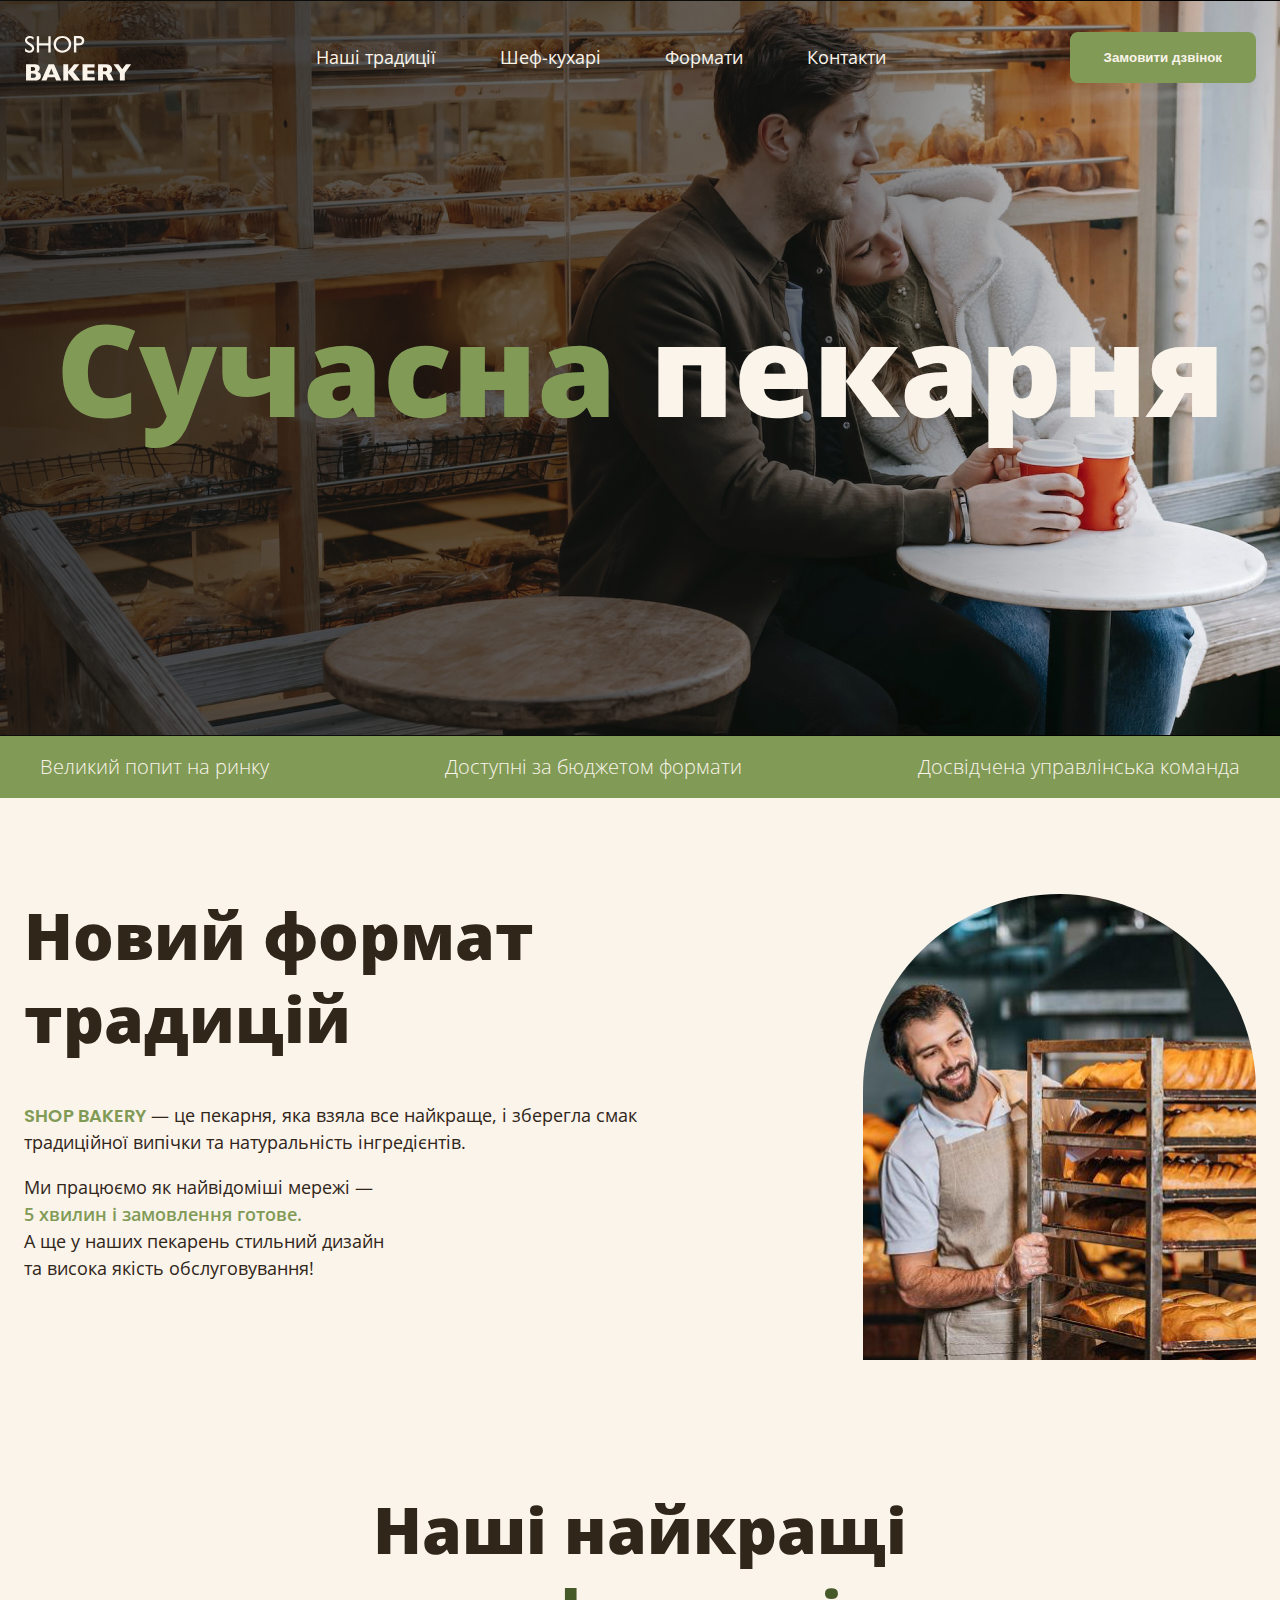
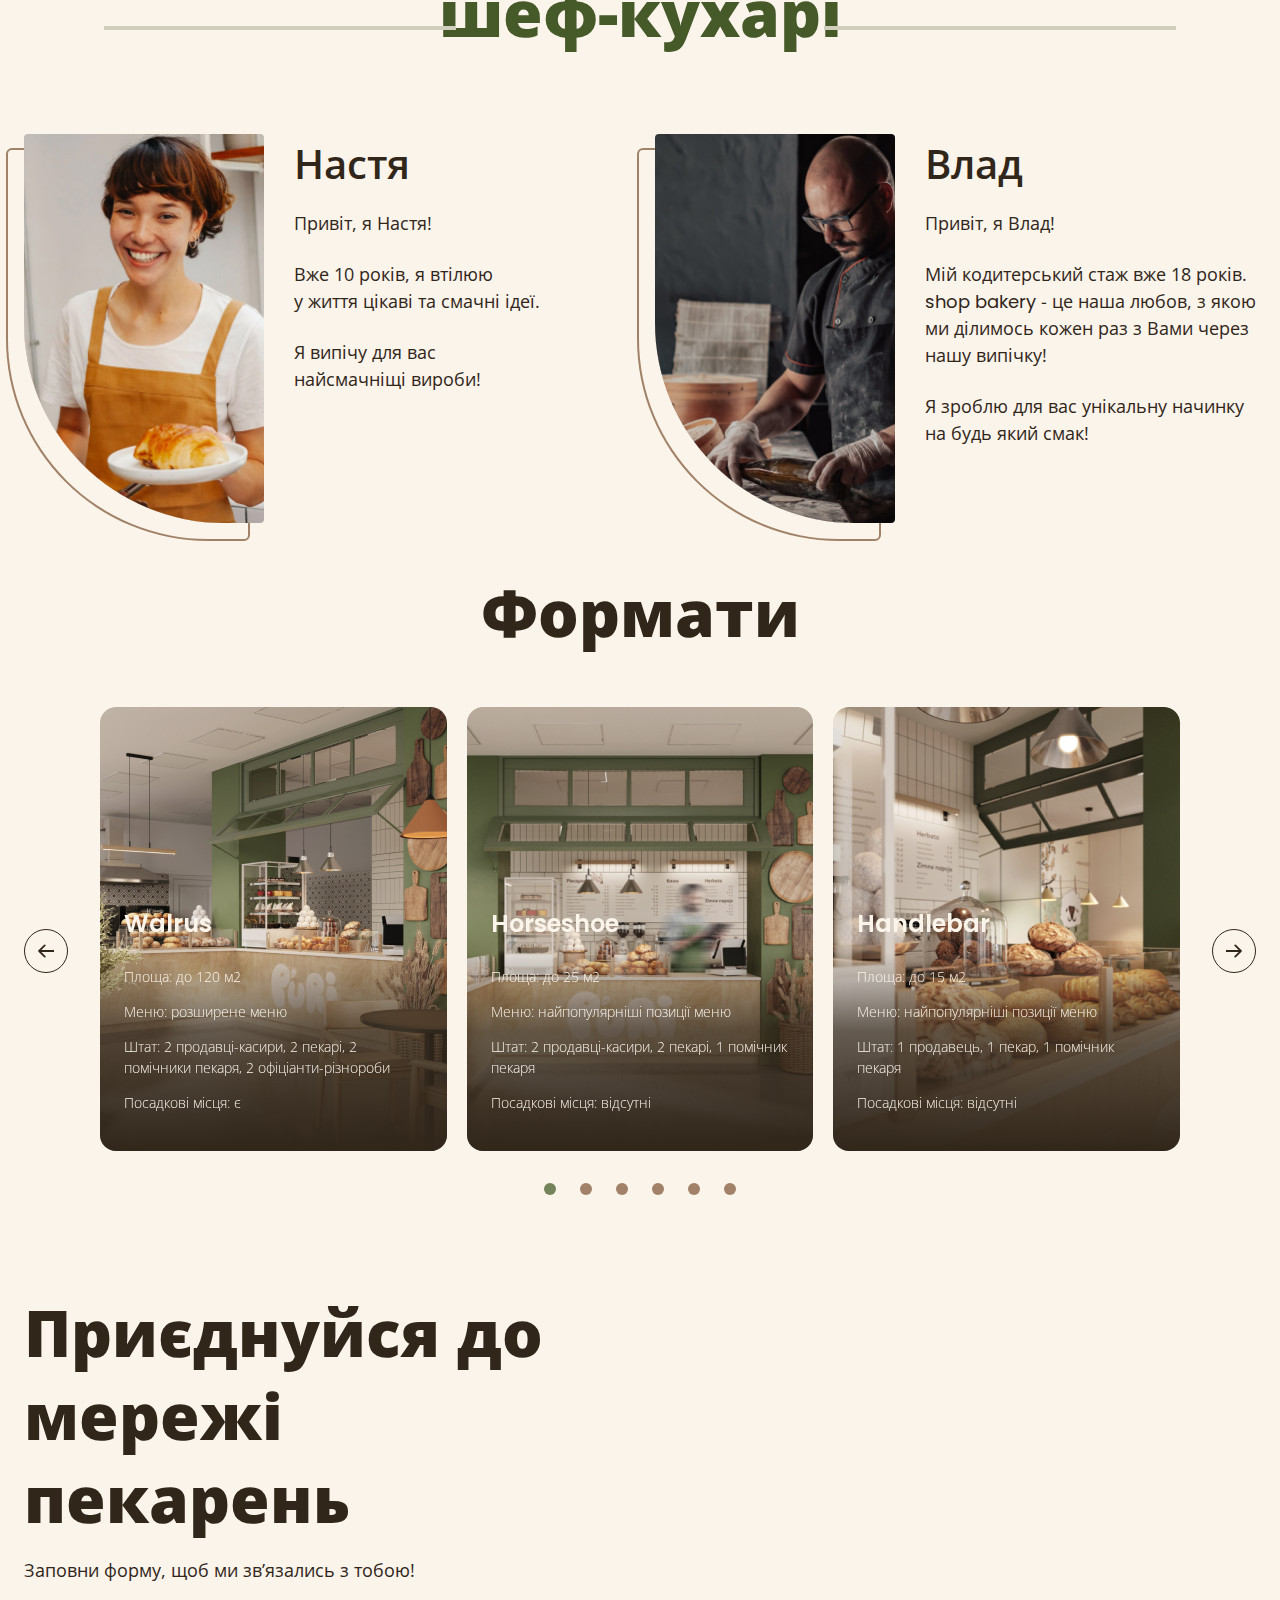
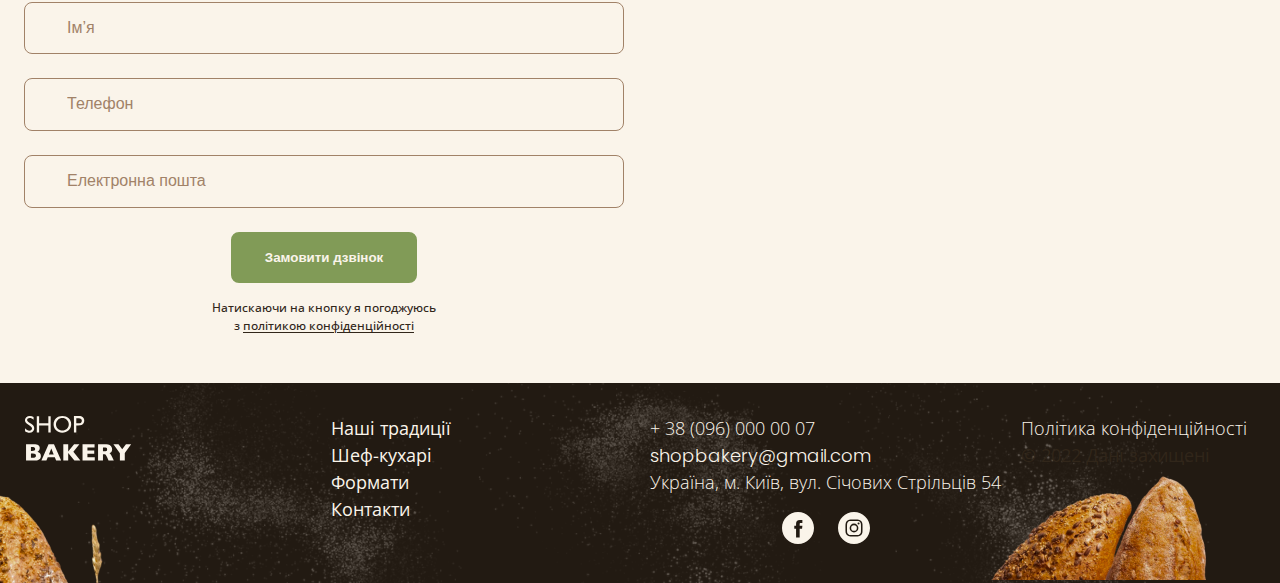
<file: index.html>
<!DOCTYPE html>
<html lang="uk">
  <head>
    <meta charset="UTF-8" />
    <meta http-equiv="X-UA-Compatible" content="IE=edge" />
    <meta name="viewport" content="width=device-width, initial-scale=1.0" />
    <title>Сучасна пекарня</title>

    <!-- Fonts -->
    <link rel="preconnect" href="https://fonts.googleapis.com" />
    <link rel="preconnect" href="https://fonts.gstatic.com" crossorigin />
    <link
      href="https://fonts.googleapis.com/css2?family=Poppins:wght@300;400;600;900&display=swap"
      rel="stylesheet"
    />

    <link rel="preconnect" href="https://fonts.googleapis.com" />
    <link rel="preconnect" href="https://fonts.gstatic.com" crossorigin />
    <link
      href="https://fonts.googleapis.com/css2?family=Open+Sans:ital,wght@0,300..800;1,300..800&display=swap"
      rel="stylesheet"
    />

    <!-- Styles -->
    <link rel="stylesheet" href="./css/main.min.css" />
    <link rel="stylesheet" href="https://cdn.jsdelivr.net/npm/swiper@11/swiper-bundle.min.css" />
  </head>
  <body>
    <header class="header">
      <div class="container">
        <div class="header__container">
          <nav class="header__nav">
            <a href="./index.html">
              <img src="./img/logo.svg" alt="Логотип сучасної пекарні" />
            </a>

            <ul class="header__menu">
              <li><a class="link" href="#traditions-section">Наші традиції</a></li>
              <li><a class="link" href="#chefs-section">Шеф-кухарі</a></li>
              <li><a class="link" href="#formats-section">Формати</a></li>
              <li><a class="link" href="#contact-section">Контакти</a></li>
            </ul>
          </nav>
          <button class="header__button button modal-btn-open" type="button">
            Замовити дзвінок
          </button>
          <button class="header__burger menu-btn-open" type="button">
            <svg width="24px" height="24">
              <use href="./img/icons.svg#icon-menu"></use>
            </svg>
          </button>

          <div class="mobile-menu">
            <button class="mobile-menu__btn-close menu-btn-close" type="button">Close</button>
          </div>
        </div>
      </div>
    </header>
    <main>
      <section class="hero-section">
        <div class="container">
          <h1 class="hero-section__title">
            <span class="text-brand">Сучасна</span>
            пекарня
          </h1>
          <button class="hero-section__button button modal-btn-open" type="button">
            Замовити дзвінок
          </button>
        </div>
      </section>
      <section class="advantages-section">
        <div class="container">
          <h2 class="visually-hidden">Наші переваги</h2>
          <ul class="advantages-section__list">
            <li class="advantages-section__item">Великий попит на ринку</li>
            <li class="advantages-section__item">Доступні за бюджетом формати</li>
            <li class="advantages-section__item">Досвідчена управлінська команда</li>
          </ul>
        </div>
      </section>
      <section class="traditions-section section" id="traditions-section">
        <div class="container">
          <div class="traditions-section__container">
            <div class="traditions-section__content">
              <h2 class="traditions-section__title section__title">Новий формат традицій</h2>
              <p>
                <span class="text-brand text-bold text-uppercase" lang="en">shop bakery</span>
                — це пекарня, яка взяла все найкраще, і зберегла смак
                <br />
                традиційної випічки та натуральність інгредієнтів.
              </p>
              <p class="traditions-section__text traditions-section__text--limited">
                Ми працюємо як найвідоміші мережі —
                <br />
                <span class="text-brand text-bold">5 хвилин і замовлення готове.</span>
                <br />
                А ще у наших пекарень стильний дизайн
                <br />
                та висока якість обслуговування!
              </p>
            </div>
            <img
              class="traditions-section__image"
              srcset="./img/baker-man.jpg 1x, ./img/baker-man@2x.jpg 2x"
              src="./img/baker-man.jpg"
              alt="Чоловік пекар дивиться на батони із посмішкою"
            />
          </div>
        </div>
      </section>
      <section class="chefs-section">
        <div class="container">
          <h2 class="chefs-section__title section__title section__title--centered">
            Наші найкращі
            <br />
            <span class="text-brand-dark">шеф-кухарі</span>
          </h2>
          <ul class="chefs-section__list">
            <li class="chefs-section__item">
              <article class="chef-card">
                <img class="chef-card__photo" src="./img/nastya-chef.jpg" alt="Nastya chef" />
                <div>
                  <h3 class="chef-card__title">Настя</h3>

                  <p class="chef-card__text">Привіт, я Настя!</p>
                  <p class="chef-card__text">
                    Вже 10 років, я втілюю
                    <br />
                    у життя цікаві та смачні ідеї.
                  </p>
                  <p class="chef-card__text">
                    Я випічу для вас
                    <br />
                    найсмачніщі вироби!
                  </p>
                </div>
              </article>
            </li>
            <li class="chefs-section__item">
              <article class="chef-card">
                <img class="chef-card__photo" src="./img/vlad-chef.jpg" alt="Vlad chef" />
                <div>
                  <h3 class="chef-card__title">Влад</h3>

                  <p class="chef-card__text">Привіт, я Влад!</p>
                  <p class="chef-card__text">
                    Мій кодитерський стаж вже 18 років.
                    <span class="brand uppercase" lang="en">shop bakery</span>
                    - це наша любов, з якою ми ділимось кожен раз з Вами через нашу випічку!
                  </p>
                  <p class="chef-card__text">
                    Я зроблю для вас унікальну начинку на будь який смак!
                  </p>
                </div>
              </article>
            </li>
          </ul>
        </div>
      </section>
      <section class="formats-section section">
        <div class="container">
          <h2 class="formats-section__title section__title section__title--centered">Формати</h2>
          <div class="formats-section__slider">
            <button class="formats-section__button carousel-button prev" type="button">
              <svg width="16px" heigh="16px">
                <use href="./img/icons.svg#icon-arrow"></use>
              </svg>
            </button>

            <div class="formats-section__container swiper-container">
              <ul class="formats-section__list swiper-wrapper">
                <li class="swiper-slide">
                  <article class="format-card">
                    <img
                      class="format-card__image"
                      src="./img/walrus-format.jpg"
                      alt="Walrus format"
                    />
                    <h3 class="format-card__title" lang="en">Walrus</h3>
                    <div class="format-card__text">
                      <p>Площа: до 120 м2</p>
                      <p>Меню: розширене меню</p>
                      <p>
                        Штат: 2 продавці-касири, 2 пекарі, 2 помічники пекаря, 2 офіціанти-різнороби
                      </p>
                      <p>Посадкові місця: є</p>
                    </div>
                  </article>
                </li>

                <li class="swiper-slide">
                  <article class="format-card">
                    <img
                      class="format-card__image"
                      src="./img/horseshoe-format.jpg"
                      alt="Horseshoe format"
                    />
                    <h3 class="format-card__title" lang="en">Horseshoe</h3>
                    <div class="format-card__text">
                      <p>Площа: до 25 м2</p>
                      <p>Меню: найпопулярніші позиції меню</p>
                      <p>Штат: 2 продавці-касири, 2 пекарі, 1 помічник пекаря</p>
                      <p>Посадкові місця: відсутні</p>
                    </div>
                  </article>
                </li>

                <li class="swiper-slide">
                  <article class="format-card">
                    <img
                      class="format-card__image"
                      src="./img/handlebar-format.jpg"
                      alt="Handlebar format"
                    />

                    <h3 class="format-card__title" lang="en">Handlebar</h3>
                    <div class="format-card__text">
                      <p>Площа: до 15 м2</p>
                      <p>Меню: найпопулярніші позиції меню</p>
                      <p>Штат: 1 продавець, 1 пекар, 1 помічник пекаря</p>
                      <p>Посадкові місця: відсутні</p>
                    </div>
                  </article>
                </li>
                <li class="swiper-slide">
                  <article class="format-card">
                    <img
                      class="format-card__image"
                      src="./img/walrus-format.jpg"
                      alt="Walrus format"
                    />
                    <h3 class="format-card__title" lang="en">Walrus</h3>
                    <div class="format-card__text">
                      <p>Площа: до 120 м2</p>
                      <p>Меню: розширене меню</p>
                      <p>
                        Штат: 2 продавці-касири, 2 пекарі, 2 помічники пекаря, 2 офіціанти-різнороби
                      </p>
                      <p>Посадкові місця: є</p>
                    </div>
                  </article>
                </li>

                <li class="swiper-slide">
                  <article class="format-card">
                    <img
                      class="format-card__image"
                      src="./img/horseshoe-format.jpg"
                      alt="Horseshoe format"
                    />
                    <h3 class="format-card__title" lang="en">Horseshoe</h3>
                    <div class="format-card__text">
                      <p>Площа: до 25 м2</p>
                      <p>Меню: найпопулярніші позиції меню</p>
                      <p>Штат: 2 продавці-касири, 2 пекарі, 1 помічник пекаря</p>
                      <p>Посадкові місця: відсутні</p>
                    </div>
                  </article>
                </li>

                <li class="swiper-slide">
                  <article class="format-card">
                    <img
                      class="format-card__image"
                      src="./img/handlebar-format.jpg"
                      alt="Handlebar format"
                    />

                    <h3 class="format-card__title" lang="en">Handlebar</h3>
                    <div class="format-card__text">
                      <p>Площа: до 15 м2</p>
                      <p>Меню: найпопулярніші позиції меню</p>
                      <p>Штат: 1 продавець, 1 пекар, 1 помічник пекаря</p>
                      <p>Посадкові місця: відсутні</p>
                    </div>
                  </article>
                </li>
              </ul>

              <div class="pagination">
                <span class="pagination__button"></span>
                <span class="pagination__button"></span>
                <span class="pagination__button"></span>
                <span class="pagination__button"></span>
              </div>
            </div>

            <button class="formats-section__button carousel-button next" type="button">
              <svg width="16px" heigh="16px">
                <use href="./img/icons.svg#icon-arrow"></use>
              </svg>
            </button>
          </div>
        </div>
      </section>
      <section class="contact-section section">
        <div class="container">
          <div class="contact-section__container">
            <div class="contact-section__form">
              <h2 class="contact-section__title section__title">Приєднуйся до мережі пекарень</h2>
              <p>Заповни форму, щоб ми звʼязались з тобою!</p>
              <form name="contact-form" autocomplete="off">
                <div class="contact-section__form-field input">
                  <label class="input__label visually-hidden" for="user-name">Ім’я</label>
                  <input
                    class="input__control"
                    type="text"
                    name="user-name"
                    id="user-name"
                    placeholder="Ім’я"
                  />
                </div>

                <div class="contact-section__form-field input">
                  <label class="input__label visually-hidden" for="user-tel">Телефон</label>
                  <input
                    class="input__control"
                    type="tel"
                    name="user-tel"
                    id="user-tel"
                    placeholder="Телефон"
                  />
                </div>

                <div class="contact-section__form-field input">
                  <label class="input__label visually-hidden" for="user-email">
                    Електронна пошта
                  </label>
                  <input
                    class="input__control"
                    type="email"
                    name="user-email"
                    id="user-email"
                    placeholder="Електронна пошта"
                  />
                </div>

                <button class="contact-section__button button" type="submit">
                  Замовити дзвінок
                </button>
                <p class="form-terms">
                  Натискаючи на кнопку я погоджуюсь з
                  <a class="form-terms__link" href="#">політикою конфіденційності</a>
                </p>
              </form>
            </div>
            <iframe
              class="contact-section__map"
              src="https://www.google.com/maps/embed?pb=!1m18!1m12!1m3!1d2540.163447036117!2d30.488698376134824!3d50.45668098691569!2m3!1f0!2f0!3f0!3m2!1i1024!2i768!4f13.1!3m3!1m2!1s0x40d4ce637c006b2d%3A0xaf86385f19996ff0!2z0YPQuy4g0KHQtdGH0LXQstGL0YUg0KHRgtGA0LXQu9GM0YbQvtCyLCA1NCwg0JrQuNC10LIsINCj0LrRgNCw0LjQvdCwLCAwMjAwMA!5e0!3m2!1sru!2spt!4v1731180945496!5m2!1sru!2spt"
              allowfullscreen=""
              loading="lazy"
              referrerpolicy="no-referrer-when-downgrade"
            ></iframe>
          </div>
        </div>
      </section>
    </main>
    <footer class="footer">
      <div class="container">
        <div class="footer__container">
          <nav class="footer__nav">
            <div class="footer__logo">
              <a href="./index.html">
                <img src="./img/logo.svg" alt="Логотип сучасної пекарні" />
              </a>
            </div>
            <ul class="footer__menu">
              <li><a class="link" href="#traditions-section">Наші традиції</a></li>
              <li><a class="link" href="#chefs-section">Шеф-кухарі</a></li>
              <li><a class="link" href="#formats-section">Формати</a></li>
              <li><a class="link" href="#contact-section">Контакти</a></li>
            </ul>
          </nav>
          <address class="footer__address">
            <div class="footer__contacts">
              <ul class="footer__address-list">
                <li>
                  <a class="footer__address-link" href="tel:+ 38 (096) 000 00 07">
                    + 38 (096) 000 00 07
                  </a>
                </li>
                <li>
                  <a class="footer__address-link" href="mailto:shopbakery@gmail.com" lang="en">
                    shopbakery@gmail.com
                  </a>
                </li>
                <li>
                  <a class="footer__address-link" href="https://g.co/kgs/xXMUejT" target="_blank">
                    Україна, м. Київ, вул. Січових Стрільців 54
                  </a>
                </li>
              </ul>
              <div class="footer__socials">
                <a href="#">
                  <svg class="footer__address-icon" width="32px" height="32">
                    <use href="./img/icons.svg#icon-facebook"></use>
                  </svg>
                </a>

                <a href="#">
                  <svg class="footer__address-icon" width="32px" height="32">
                    <use href="./img/icons.svg#icon-instagram"></use>
                  </svg>
                </a>
              </div>
            </div>

            <div class="footer__address-info">
              <a class="footer__address-link" href="#" target="_blank">Політика конфіденційності</a>
              <p class="footer__address-copyright">&copy; 2022 Дані захищені</p>
            </div>
          </address>
        </div>
      </div>
    </footer>
    <div class="backdrop is-hidden">
      <div class="modal">
        <button class="modal__btn-close modal-btn-close" type="button">Close</button>
        <h2>Замовити дзвінок</h2>
        <p>Залишіть заявку та наш спеціаліст зв'яжеться з Вами!</p>
        <form name="modal-form" autocomplete="off">
          <div class="modal__form-field input">
            <label class="input__label visually-hidden" for="user-name">Ім’я</label>
            <input
              class="input__control"
              type="text"
              name="user-name"
              id="user-name"
              placeholder="Ім’я"
              required
            />
          </div>

          <div class="modal__form-field input">
            <label class="input__label visually-hidden" for="user-tel">Телефон</label>
            <input
              class="input__control"
              type="tel"
              name="user-tel"
              id="user-tel"
              placeholder="Телефон"
              required
            />
          </div>

          <div class="modal__form-field input">
            <label class="input__label visually-hidden" for="user-email">Електронна пошта</label>
            <input
              class="input__control"
              type="email"
              name="user-email"
              id="user-email"
              placeholder="Електронна пошта"
              required
            />
          </div>

          <button class="modal__button button" type="submit">Замовити дзвінок</button>
          <p class="form-terms">
            Натискаючи на кнопку я погоджуюсь з
            <a class="form-terms__link" href="#">політикою конфіденційності</a>
          </p>
        </form>
      </div>
    </div>

    <script src="https://cdn.jsdelivr.net/npm/swiper@11/swiper-bundle.min.js"></script>
    <script src="./js/formats-slider.js"></script>
    <script src="./js/modal.js"></script>
    <script src="./js/mobile-menu.js"></script>
  </body>
</html>
</file>
<file: css/main.min.css>
:root{--color-primary-dark: #31261a;--color-primary-light: #faf4ea;--color-secondary-light: #a18268;--color-secondary-dark: #73835a;--color-brand-dark: #465929;--color-brand-normal: #819b57;--color-brand-light: #cfcfbc}*,*::before,*::after{-webkit-box-sizing:border-box;box-sizing:border-box}body{color:var(--color-primary-dark);background-color:var(--color-primary-light);font-family:"Open Sans",sans-serif;font-size:16px;font-weight:300;line-height:1.5;margin:0}@media screen and (min-width: 768px){body{font-size:18px;font-weight:400}}[lang=en]{font-family:"Poppins",sans-serif}h1,h2,h3,h4,h5,h6,p{margin-top:0}img{display:block;max-width:100%;height:auto;-o-object-fit:cover;object-fit:cover}a{display:inline-block}address{font-style:normal}ul{margin:0;padding:0;list-style-type:none}.text-brand{color:var(--color-brand-normal)}.text-brand-dark{color:var(--color-brand-dark)}.text-bold{font-weight:600}.text-uppercase{text-transform:uppercase}.visually-hidden{position:absolute;left:-10000px;top:auto;width:1px;height:1px;overflow:hidden}.button{display:block;padding:16px 32px;color:var(--color-primary-light);font-weight:600;background-color:var(--color-brand-normal);border:2px solid var(--color-brand-normal);border-radius:8px;cursor:pointer}.button:hover{background-color:rgba(0,0,0,0);color:var(--color-brand-dark)}.carousel-button{display:-webkit-box;display:-ms-flexbox;display:flex;-webkit-box-align:center;-ms-flex-align:center;align-items:center;-webkit-box-pack:center;-ms-flex-pack:center;justify-content:center;-ms-flex-negative:0;flex-shrink:0;width:44px;height:44px;padding:0;fill:var(--color-primary-dark);background-color:rgba(0,0,0,0);border-radius:50%;border:1px solid var(--color-primary-dark);cursor:pointer}.carousel-button:hover{background-color:var(--color-primary-dark);fill:var(--color-primary-light)}.carousel-button.next{-webkit-transform:rotate(180deg);transform:rotate(180deg)}.chef-card{display:-webkit-box;display:-ms-flexbox;display:flex;-webkit-box-align:start;-ms-flex-align:start;align-items:flex-start;gap:16px}@media screen and (min-width: 1280px){.chef-card{gap:30px}}.chef-card__photo{width:140px;border-radius:4px 4px 4px 200px;-webkit-box-shadow:-16px 16px 0 0 var(--color-primary-light),-16px 16px 0 2px var(--color-secondary-light);box-shadow:-16px 16px 0 0 var(--color-primary-light),-16px 16px 0 2px var(--color-secondary-light)}@media screen and (min-width: 1280px){.chef-card__photo{width:240px}}.chef-card__title{margin-bottom:16px;font-size:24px;font-weight:600}@media screen and (min-width: 768px){.chef-card__title{font-size:40px}}.chef-card__text{font-size:14px;margin-bottom:24px}.chef-card__text:last-child{margin-bottom:0}@media screen and (min-width: 768px){.chef-card__text{font-size:18px}}.format-card{position:relative;display:-webkit-box;display:-ms-flexbox;display:flex;-webkit-box-orient:vertical;-webkit-box-direction:normal;-ms-flex-direction:column;flex-direction:column;-webkit-box-pack:end;-ms-flex-pack:end;justify-content:flex-end;height:444px;padding:24px;background-image:-webkit-gradient(linear, left top, left bottom, color-stop(55.21%, rgba(49, 38, 26, 0)), color-stop(72.92%, rgba(49, 38, 26, 0.71)), to(#31261a));background-image:linear-gradient(180deg, rgba(49, 38, 26, 0) 55.21%, rgba(49, 38, 26, 0.71) 72.92%, #31261a 100%);border-radius:16px;overflow:hidden}.format-card__image{position:absolute;z-index:-1;top:0;left:0;width:100%;height:100%}.format-card__title{font-size:24px;font-weight:600;color:var(--color-primary-light)}.format-card__text{font-size:14px;font-weight:300;color:var(--color-primary-light)}.input{position:relative}.input__label{position:absolute;top:16px;left:42px}.input__control{padding:16px 42px;width:100%;font-size:16px;line-height:1.17;border-radius:8px;border:1px solid var(--color-secondary-light);background-color:rgba(0,0,0,0)}.input__control:focus{border-color:var(--color-brand-normal);outline:none}.input__control::-webkit-input-placeholder{color:var(--color-secondary-light);font-size:16px;line-height:1.17}.input__control::-moz-placeholder{color:var(--color-secondary-light);font-size:16px;line-height:1.17}.input__control:-ms-input-placeholder{color:var(--color-secondary-light);font-size:16px;line-height:1.17}.input__control::-ms-input-placeholder{color:var(--color-secondary-light);font-size:16px;line-height:1.17}.input__control::placeholder{color:var(--color-secondary-light);font-size:16px;line-height:1.17}.input__control:focus::-webkit-input-placeholder{color:var(--color-primary-dark)}.input__control:focus::-moz-placeholder{color:var(--color-primary-dark)}.input__control:focus:-ms-input-placeholder{color:var(--color-primary-dark)}.input__control:focus::-ms-input-placeholder{color:var(--color-primary-dark)}.input__control:focus::placeholder{color:var(--color-primary-dark)}.link{color:var(--color-primary-light);text-decoration:none;-webkit-transition:color .3s;transition:color .3s}.link:hover{color:var(--color-brand-normal)}.pagination{display:-webkit-box;display:-ms-flexbox;display:flex;-webkit-box-align:center;-ms-flex-align:center;align-items:center;-webkit-box-pack:center;-ms-flex-pack:center;justify-content:center;gap:24px}.pagination__button{width:12px;height:12px;padding:0;background-color:var(--color-secondary-light);border-radius:50%}.pagination__button--active{background-color:var(--color-secondary-dark)}.advantages-section{padding:16px}@media screen and (min-width: 768px){.advantages-section{background-color:var(--color-brand-normal)}}.advantages-section__list{display:-webkit-box;display:-ms-flexbox;display:flex;-webkit-box-orient:vertical;-webkit-box-direction:normal;-ms-flex-direction:column;flex-direction:column;gap:40px;padding:24px 40px;background-color:var(--color-brand-light);border-radius:24px}@media screen and (min-width: 768px){.advantages-section__list{-webkit-box-orient:horizontal;-webkit-box-direction:normal;-ms-flex-direction:row;flex-direction:row;-webkit-box-pack:justify;-ms-flex-pack:justify;justify-content:space-between;gap:40;background-color:rgba(0,0,0,0);padding:0px}}.advantages-section__item{font-size:14px;font-weight:300}@media screen and (min-width: 768px){.advantages-section__item{color:var(--color-primary-light);font-size:20px}}.chefs-section__title{position:relative;margin:0 auto 24px}@media screen and (min-width: 1280px){.chefs-section__title{margin:80px}}.chefs-section__title::before,.chefs-section__title::after{display:none;position:absolute;bottom:24px;width:352px;border:2px solid var(--color-brand-light);content:""}@media screen and (min-width: 1280px){.chefs-section__title::before,.chefs-section__title::after{display:block}}.chefs-section__title::before{left:0}.chefs-section__title::after{right:0}.chefs-section__list{display:-webkit-box;display:-ms-flexbox;display:flex;-webkit-box-orient:vertical;-webkit-box-direction:normal;-ms-flex-direction:column;flex-direction:column;-ms-flex-wrap:wrap;flex-wrap:wrap;gap:20px}@media screen and (min-width: 768px){.chefs-section__list{-webkit-box-orient:horizontal;-webkit-box-direction:normal;-ms-flex-direction:row;flex-direction:row;gap:40px 30px}}@media screen and (min-width: 768px){.chefs-section__item{-ms-flex-preferred-size:calc((100% - 30px)/2);flex-basis:calc((100% - 30px)/2)}}.contact-section{padding-bottom:96px}.contact-section__container{display:-webkit-box;display:-ms-flexbox;display:flex;-webkit-box-orient:vertical;-webkit-box-direction:normal;-ms-flex-direction:column;flex-direction:column;gap:24px}@media screen and (min-width: 768px){.contact-section__container{-webkit-box-orient:horizontal;-webkit-box-direction:normal;-ms-flex-direction:row;flex-direction:row;gap:32px}}.contact-section__title{margin-bottom:16px}.contact-section__form-field{margin-bottom:24px}.contact-section__button{display:block;margin:0 auto 16px}.contact-section__map{-ms-flex-negative:0;flex-shrink:0;height:176px;margin:0 -24px;border-radius:16px;border:none}@media screen and (min-width: 768px){.contact-section__map{margin:auto;width:320px;height:500px}}@media screen and (min-width: 1280px){.contact-section__map{width:600px;height:595px}}.container{width:100%;max-width:1288px;margin:0 auto;padding:0 24px}.footer{padding:32px 0;position:relative;background-color:var(--color-primary-dark);background-image:url(../img/footer-background.png);background-repeat:no-repeat;background-size:cover;background-position:center}.footer::before,.footer::after{position:absolute;bottom:0;background-repeat:no-repeat;content:""}.footer::before{width:180px;height:120px;left:0;background-image:url("../img/decor-bread-small.png")}.footer::after{width:380px;height:190px;right:0;background-image:url("../img/decor-bread-large.png")}.footer__container{display:-webkit-box;display:-ms-flexbox;display:flex;-webkit-box-orient:vertical;-webkit-box-direction:normal;-ms-flex-direction:column;flex-direction:column;gap:20px}@media screen and (min-width: 768px){.footer__container{-webkit-box-orient:horizontal;-webkit-box-direction:normal;-ms-flex-direction:row;flex-direction:row;-ms-flex-preferred-size:50%;flex-basis:50%}}.footer__nav,.footer__address{display:-webkit-box;display:-ms-flexbox;display:flex;-webkit-box-orient:vertical;-webkit-box-direction:normal;-ms-flex-direction:column;flex-direction:column;gap:20px;text-align:center}@media screen and (min-width: 768px){.footer__nav,.footer__address{-webkit-box-orient:horizontal;-webkit-box-direction:normal;-ms-flex-direction:row;flex-direction:row;-ms-flex-preferred-size:50%;flex-basis:50%;text-align:left}}.footer__socials{display:-webkit-box;display:-ms-flexbox;display:flex;gap:24px;margin-top:16px;-webkit-box-pack:center;-ms-flex-pack:center;justify-content:center}.footer__logo,.footer__menu{-webkit-box-flex:1;-ms-flex-positive:1;flex-grow:1}.footer__address-list,.footer__address-info{-webkit-box-flex:1;-ms-flex-positive:1;flex-grow:1}.footer__address-link{color:var(--color-primary-light);font-style:16px;font-weight:300;text-decoration:none}.footer__address-link:hover{color:var(--color-brand-normal)}.footer__address-icon{fill:var(--color-primary-light)}.footer__address-icon:hover{fill:var(--color-brand-normal)}.footer__address-copyright{font-style:14px}.form-terms{margin:0 auto;max-width:224px;font-weight:500;font-size:12px;line-height:1,5;text-align:center}.form-terms__link{color:var(--color-primary-dark);text-underline-offset:2px}.formats-section__slider{display:-webkit-box;display:-ms-flexbox;display:flex;-webkit-box-align:center;-ms-flex-align:center;align-items:center;gap:32px}.formats-section__container{overflow:hidden}.formats-section__list{margin-bottom:32px}.formats-section__button{display:none}@media screen and (min-width: 768px){.formats-section__button{display:-webkit-box;display:-ms-flexbox;display:flex}}.header{position:absolute;top:0;left:0;width:100%;padding-top:16px}@media screen and (min-width: 1280px){.header{padding-top:32px}}.header__container{display:-webkit-box;display:-ms-flexbox;display:flex;-webkit-box-align:center;-ms-flex-align:center;align-items:center;gap:40px}.header__nav{display:-webkit-box;display:-ms-flexbox;display:flex;-webkit-box-align:center;-ms-flex-align:center;align-items:center;-webkit-box-flex:1;-ms-flex-positive:1;flex-grow:1;gap:40px}.header__menu{display:none}@media screen and (min-width: 1280px){.header__menu{display:-webkit-box;display:-ms-flexbox;display:flex;gap:64px;-webkit-box-flex:1;-ms-flex-positive:1;flex-grow:1;-webkit-box-pack:center;-ms-flex-pack:center;justify-content:center}}.header__button{display:none}@media screen and (min-width: 1280px){.header__button{display:block}}.header__burger{background-color:rgba(0,0,0,0);border:none;width:24px;height:24px;padding:0;fill:var(--color-primary-light)}@media screen and (min-width: 1280px){.header__burger{display:none}}.hero-section{padding:124px 0;background-image:linear-gradient(102.76deg, rgba(18, 18, 17, 0.78) 2.03%, rgba(18, 18, 17, 0.6) 58.46%, rgba(18, 18, 17, 0) 90.36%),url(../img/hero-section-background.jpg);background-repeat:no-repeat;background-position:center top;background-size:cover}@media screen and (min-width: 1280px){.hero-section{padding:272px 0}}@media screen and (min-device-pixel-ratio: 2),(-webkit-min-device-pixel-ratio: 2),(min-resolution: 192dpi),(min-resolution: 2dppx){.hero-section{background-image:linear-gradient(102.76deg, rgba(18, 18, 17, 0.78) 2.03%, rgba(18, 18, 17, 0.6) 58.46%, rgba(18, 18, 17, 0) 90.36%),url(/img/hero-section-background@2x.jpg)}}.hero-section__title{margin-bottom:48px;color:var(--color-primary-light);text-align:center;font-size:67px;line-height:1;font-weight:900}@media screen and (min-width: 1280px){.hero-section__title{margin-bottom:0;font-size:128px;line-height:1.5}}.hero-section__button{margin:0 auto}@media screen and (min-width: 1280px){.hero-section__button{display:none}}.mobile-menu{position:fixed;top:0;left:0;width:100%;height:100%;background-color:var(--color-primary-light);-webkit-transform:translateX(100%);transform:translateX(100%);-webkit-transition:-webkit-transform .3s;transition:-webkit-transform .3s;transition:transform .3s;transition:transform .3s, -webkit-transform .3s}.mobile-menu.is-open{-webkit-transform:translateX(0);transform:translateX(0)}.mobile-menu__btn-close{position:absolute;top:16px;right:24px}.backdrop{position:fixed;top:0;left:0;right:0;bottom:0;display:-webkit-box;display:-ms-flexbox;display:flex;-webkit-box-align:center;-ms-flex-align:center;align-items:center;-webkit-box-pack:center;-ms-flex-pack:center;justify-content:center;padding:20px 0;background-color:rgba(0,0,0,.5);-webkit-transition:opacity .3s,visibility .3s;transition:opacity .3s,visibility .3s}.backdrop.is-hidden{opacity:0;visibility:hidden;pointer-events:none}.modal{position:relative;width:100%;max-width:880px;height:100%;max-height:880px;padding:48px;background-color:var(--color-primary-light);border-radius:32px;overflow-y:auto}@media screen and (min-width: 768px){.modal{padding:128px}}.modal__btn-close{position:absolute;top:40px;right:40px}.modal__form-field{margin-bottom:32px}.modal__button{margin:0 auto 24px}.section{padding:20px 0}@media screen and (min-width: 768px){.section{padding:48px 0}}.section__title{font-size:32px;font-weight:900;line-height:1.5}@media screen and (min-width: 768px){.section__title{font-size:64px;line-height:1.3}}.section__title--centered{text-align:center}.traditions-section{padding-top:40px}@media screen and (min-width: 768px){.traditions-section{padding-top:96px}}.traditions-section__container{display:-webkit-box;display:-ms-flexbox;display:flex;-webkit-box-align:start;-ms-flex-align:start;align-items:flex-start;-webkit-box-pack:justify;-ms-flex-pack:justify;justify-content:space-between;gap:40px}.traditions-section__content{max-width:710px}.traditions-section__title{margin-bottom:42px}.traditions-section__text--limited{max-width:370px}.traditions-section__image{display:none;border-radius:400px 400px 0 0}@media screen and (min-width: 768px){.traditions-section__image{display:block}}/*# sourceMappingURL=main.min.css.map */
</file>
